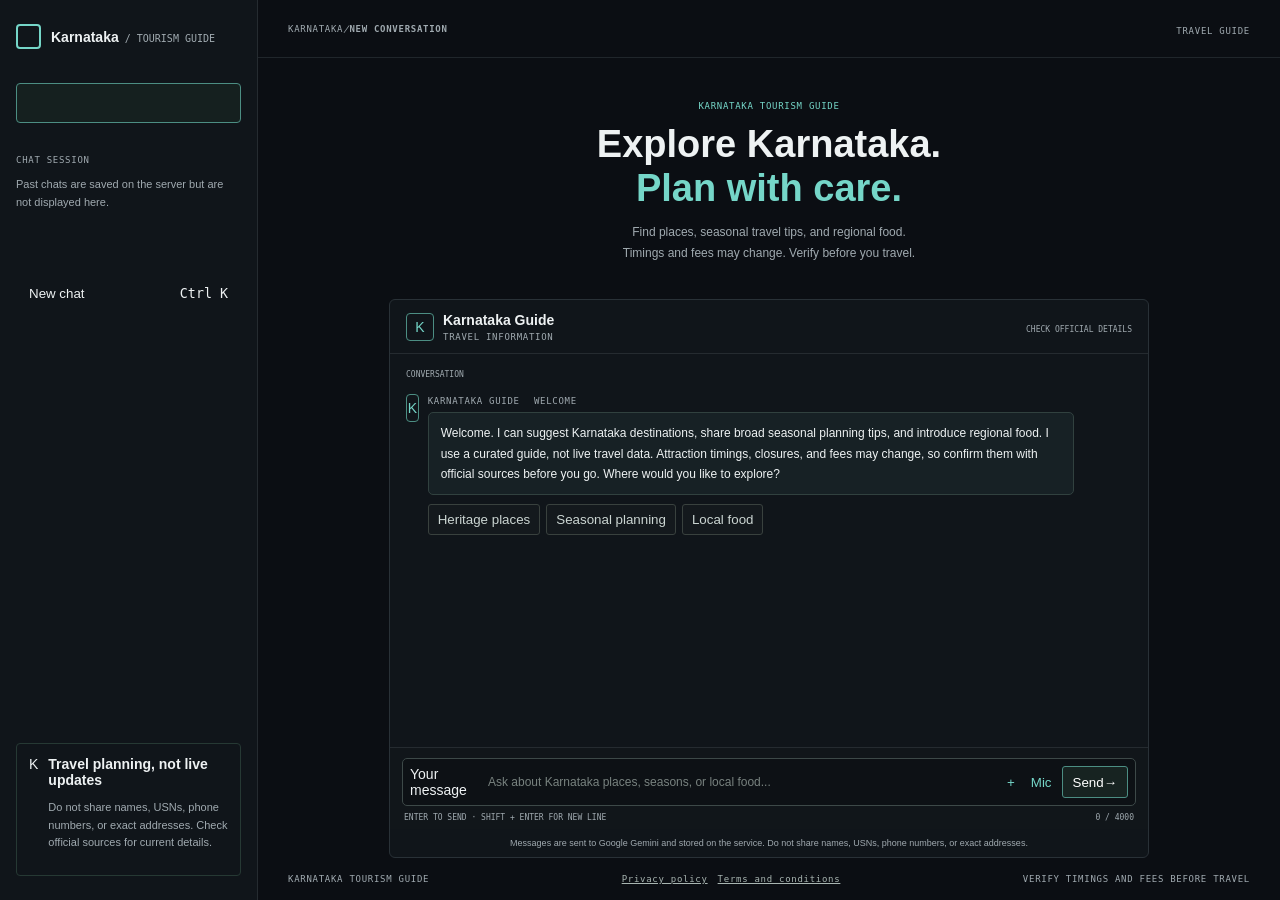
<file: static/index.html>
<!doctype html>
<html lang="en">
<head>
  <meta charset="utf-8">
  <meta name="viewport" content="width=device-width,initial-scale=1">
  <meta name="theme-color" content="#0b0e13">
  <meta name="description" content="Explore Karnataka places, seasonal travel tips, and regional food with the Karnataka Tourism Guide.">
  <title>Karnataka Tourism Guide</title>
  <link rel="icon" href="favicon.svg" type="image/svg+xml">
  <link rel="stylesheet" href="styles.css">
</head>
<body>
  <div class="app-shell"><aside class="sidebar" id="sidebar" aria-label="Chat navigation"><div class="sidebar-top"><a class="brand" href="/" aria-label="Karnataka Tourism Guide home"><span class="brand-mark"><span></span><span></span><span></span><span></span></span><span class="brand-name">Karnataka<span> / TOURISM GUIDE</span></span></a><button class="icon-button close-drawer" id="close-drawer" type="button" aria-label="Close navigation"><svg viewBox="0 0 24 24"><path d="m18 6-12 12M6 6l12 12"/></svg></button><button class="new-chat" id="new-chat" type="button"><svg viewBox="0 0 24 24"><path d="M12 5v14M5 12h14"/></svg><span>New chat</span><kbd>Ctrl K</kbd></button></div><div class="history-block"><div class="section-label">CHAT SESSION</div><div class="history-list" id="history-list"><p class="history-empty">Past chats are saved on the server but are not displayed here.</p></div></div><div class="sidebar-bottom"><div class="scope-card"><div class="scope-icon">K</div><div><b>Travel planning, not live updates</b><p>Do not share names, USNs, phone numbers, or exact addresses. Check official sources for current details.</p></div></div></div></aside>
  <main class="main-view"><header class="topbar"><button class="icon-button menu-button" id="open-drawer" type="button" aria-label="Open navigation">☰</button><div class="breadcrumb"><span>KARNATAKA</span><i>/</i><b>NEW CONVERSATION</b></div><div class="topbar-right"><span class="connection">TRAVEL GUIDE</span></div></header><section class="chat-stage" aria-label="Karnataka Tourism Guide chat"><div class="welcome-header"><div class="eyebrow">KARNATAKA TOURISM GUIDE</div><h1>Explore Karnataka.<br><span>Plan with care.</span></h1><p>Find places, seasonal travel tips, and regional food.<br><span>Timings and fees may change. Verify before you travel.</span></p></div><div class="chat-column"><div class="chat-topline"><div class="assistant-identity"><div class="assistant-avatar">K</div><div><strong>Karnataka Guide</strong><small>TRAVEL INFORMATION</small></div></div><div class="chat-top-meta"><span class="secure-label">CHECK OFFICIAL DETAILS</span></div></div><div id="messages" class="messages" aria-live="polite"><div class="day-divider"><span>CONVERSATION</span><i></i></div><article class="message assistant"><div class="message-avatar">K</div><div class="message-content"><div class="message-name">KARNATAKA GUIDE <time>WELCOME</time></div><div class="bubble">Welcome. I can suggest Karnataka destinations, share broad seasonal planning tips, and introduce regional food. I use a curated guide, not live travel data. Attraction timings, closures, and fees may change, so confirm them with official sources before you go. Where would you like to explore?</div><div class="starter-prompts"><button type="button" data-prompt="What can I see in Hampi?">Heritage places</button><button type="button" data-prompt="What broad seasonal factors should I consider for a Karnataka trip?">Seasonal planning</button><button type="button" data-prompt="What regional Karnataka foods should I try?">Local food</button></div></div></article></div><div class="composer-wrap"><form id="chat-form" class="composer"><label class="sr-only" for="message-input">Your message</label><textarea id="message-input" rows="1" maxlength="4000" placeholder="Ask about Karnataka places, seasons, or local food..." required></textarea><div class="composer-tools"><input id="attachment-input" type="file" hidden><button class="tool-button" id="attach-button" type="button" aria-label="Attach a file">+</button><button class="tool-button mic-button" id="mic-button" type="button" aria-label="Use voice input">Mic</button><button id="send-button" type="submit" aria-label="Send message"><span class="send-label">Send</span><span class="send-arrow">→</span></button></div></form><div class="composer-hint"><span>ENTER TO SEND · SHIFT + ENTER FOR NEW LINE</span><span class="char-count" id="char-count">0 / 4000</span></div></div><div class="privacy-note">Messages are sent to Google Gemini and stored on the service. Do not share names, USNs, phone numbers, or exact addresses.</div></div></section><footer class="footer"><span>KARNATAKA TOURISM GUIDE</span><nav aria-label="Legal"><a href="privacy.html">Privacy policy</a><a href="terms.html">Terms and conditions</a></nav><span>VERIFY TIMINGS AND FEES BEFORE TRAVEL</span></footer></main></div><div class="drawer-backdrop" id="drawer-backdrop"></div><script src="app.js" defer></script></body></html>
</file>
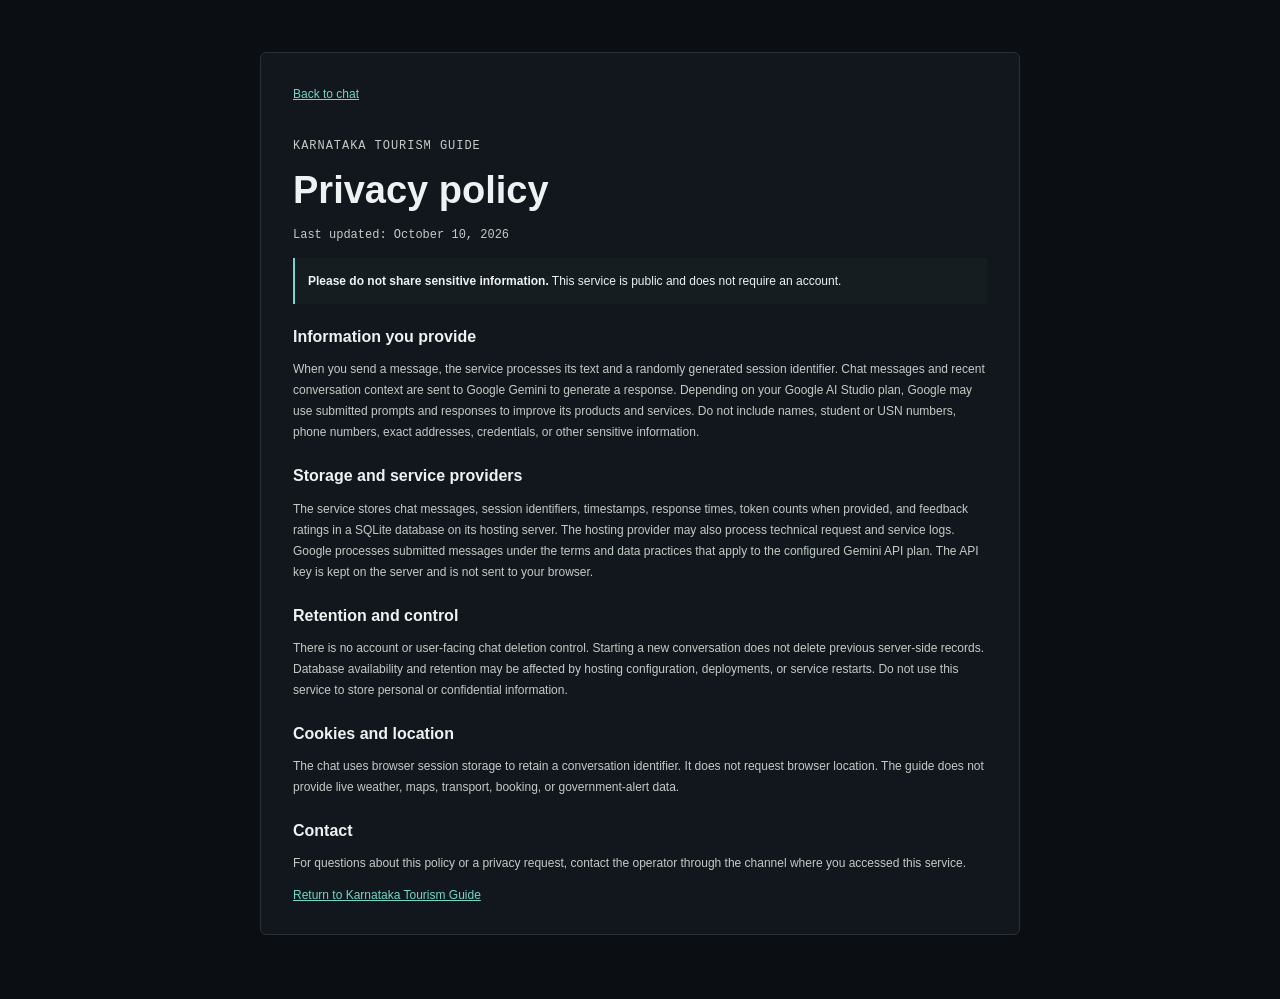
<file: static/privacy.html>
<!doctype html>
<html lang="en">
<head>
  <meta charset="utf-8">
  <meta name="viewport" content="width=device-width,initial-scale=1">
  <meta name="theme-color" content="#0b0e13">
  <title>Privacy policy | Karnataka Tourism Guide</title>
  <link rel="icon" href="favicon.svg" type="image/svg+xml">
  <link rel="stylesheet" href="legal.css">
</head>
<body>
  <main class="legal-shell">
    <a class="legal-back" href="index.html">Back to chat</a>
    <p class="eyebrow">KARNATAKA TOURISM GUIDE</p>
    <h1>Privacy policy</h1>
    <p class="legal-updated">Last updated: October 10, 2026</p>
    <div class="legal-notice"><strong>Please do not share sensitive information.</strong> This service is public and does not require an account.</div>
    <h2>Information you provide</h2>
    <p>When you send a message, the service processes its text and a randomly generated session identifier. Chat messages and recent conversation context are sent to Google Gemini to generate a response. Depending on your Google AI Studio plan, Google may use submitted prompts and responses to improve its products and services. Do not include names, student or USN numbers, phone numbers, exact addresses, credentials, or other sensitive information.</p>
    <h2>Storage and service providers</h2>
    <p>The service stores chat messages, session identifiers, timestamps, response times, token counts when provided, and feedback ratings in a SQLite database on its hosting server. The hosting provider may also process technical request and service logs. Google processes submitted messages under the terms and data practices that apply to the configured Gemini API plan. The API key is kept on the server and is not sent to your browser.</p>
    <h2>Retention and control</h2>
    <p>There is no account or user-facing chat deletion control. Starting a new conversation does not delete previous server-side records. Database availability and retention may be affected by hosting configuration, deployments, or service restarts. Do not use this service to store personal or confidential information.</p>
    <h2>Cookies and location</h2>
    <p>The chat uses browser session storage to retain a conversation identifier. It does not request browser location. The guide does not provide live weather, maps, transport, booking, or government-alert data.</p>
    <h2>Contact</h2>
    <p>For questions about this policy or a privacy request, contact the operator through the channel where you accessed this service.</p>
    <a class="legal-back bottom-back" href="index.html">Return to Karnataka Tourism Guide</a>
  </main>
</body>
</html>
</file>
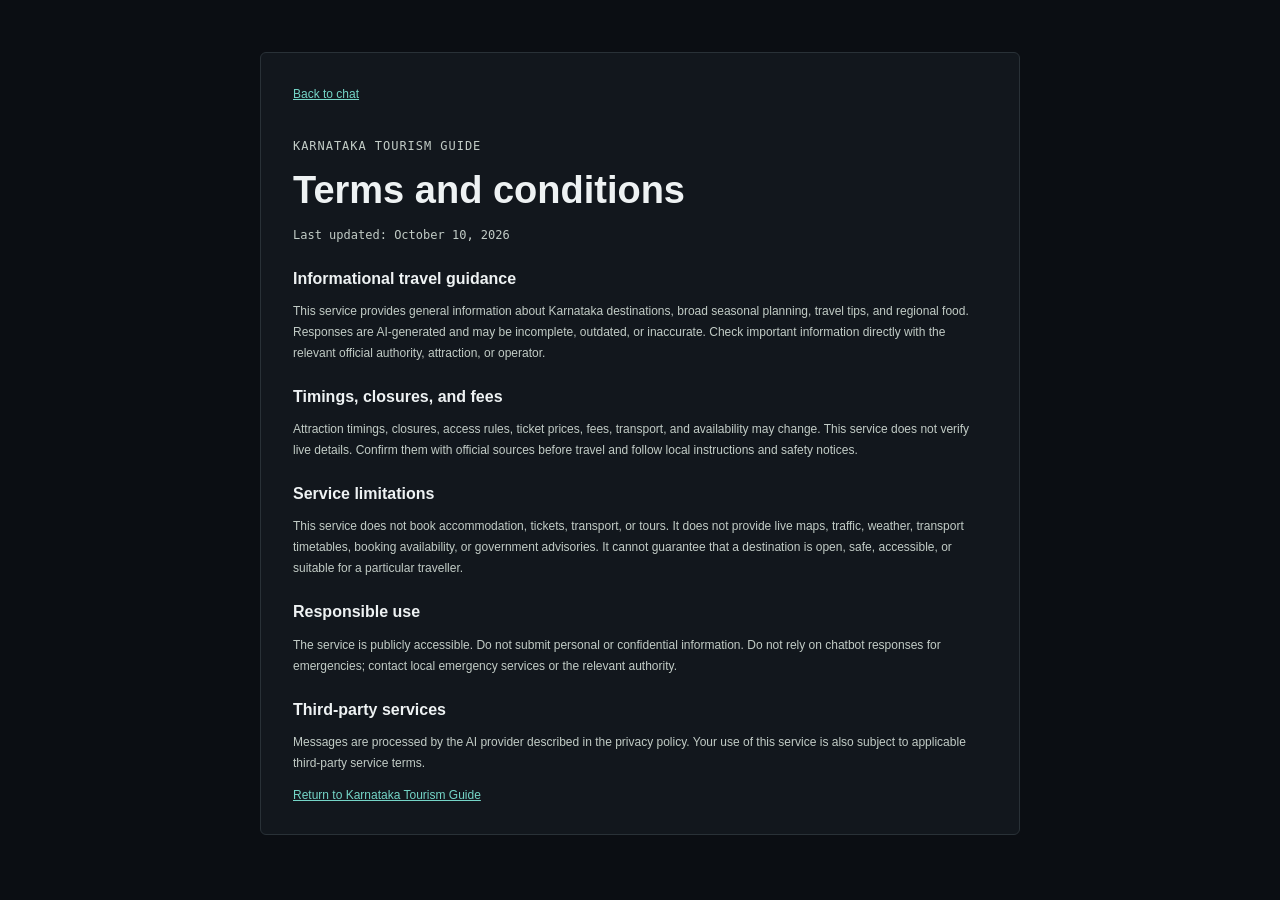
<file: static/terms.html>
<!doctype html>
<html lang="en">
<head>
  <meta charset="utf-8">
  <meta name="viewport" content="width=device-width,initial-scale=1">
  <meta name="theme-color" content="#0b0e13">
  <title>Terms and conditions | Karnataka Tourism Guide</title>
  <link rel="icon" href="favicon.svg" type="image/svg+xml">
  <link rel="stylesheet" href="legal.css">
</head>
<body>
  <main class="legal-shell">
    <a class="legal-back" href="index.html">Back to chat</a>
    <p class="eyebrow">KARNATAKA TOURISM GUIDE</p>
    <h1>Terms and conditions</h1>
    <p class="legal-updated">Last updated: October 10, 2026</p>
    <h2>Informational travel guidance</h2>
    <p>This service provides general information about Karnataka destinations, broad seasonal planning, travel tips, and regional food. Responses are AI-generated and may be incomplete, outdated, or inaccurate. Check important information directly with the relevant official authority, attraction, or operator.</p>
    <h2>Timings, closures, and fees</h2>
    <p>Attraction timings, closures, access rules, ticket prices, fees, transport, and availability may change. This service does not verify live details. Confirm them with official sources before travel and follow local instructions and safety notices.</p>
    <h2>Service limitations</h2>
    <p>This service does not book accommodation, tickets, transport, or tours. It does not provide live maps, traffic, weather, transport timetables, booking availability, or government advisories. It cannot guarantee that a destination is open, safe, accessible, or suitable for a particular traveller.</p>
    <h2>Responsible use</h2>
    <p>The service is publicly accessible. Do not submit personal or confidential information. Do not rely on chatbot responses for emergencies; contact local emergency services or the relevant authority.</p>
    <h2>Third-party services</h2>
    <p>Messages are processed by the AI provider described in the privacy policy. Your use of this service is also subject to applicable third-party service terms.</p>
    <a class="legal-back bottom-back" href="index.html">Return to Karnataka Tourism Guide</a>
  </main>
</body>
</html>
</file>
<file: static/styles.css>
:root{color-scheme:dark;--bg:#0b0e13;--panel:#12171d;--ink:#eef2f3;--muted:#a0aab0;--cyan:#75d6c8;--sans:"Segoe UI",Arial,sans-serif;--mono:Consolas,monospace}*{box-sizing:border-box}body{margin:0;background:var(--bg);color:var(--ink);font:14px var(--sans)}.app-shell{min-height:100vh;display:grid;grid-template-columns:258px 1fr}.sidebar{position:relative;display:flex;flex-direction:column;padding:24px 16px;border-right:1px solid #252b30;background:#10151a}.sidebar-top{display:grid;gap:34px}.brand{display:flex;gap:10px;align-items:center;color:var(--ink);text-decoration:none;font-weight:700}.brand-name span{font:10px var(--mono);color:var(--muted)}.brand-mark{width:25px;height:25px;border:2px solid var(--cyan);border-radius:4px}.new-chat{height:40px;border:1px solid #4c8e83;border-radius:4px;background:#15201f;color:var(--ink);text-align:left;padding:0 12px;cursor:pointer}.new-chat kbd{float:right}.history-block{margin-top:32px}.section-label,.breadcrumb,.eyebrow,.connection,.assistant-identity small,.message-name,.footer{font:9px var(--mono);letter-spacing:.08em;color:var(--muted)}.history-empty,.scope-card p{font-size:11px;color:var(--muted);line-height:1.6}.sidebar-bottom{margin-top:auto}.scope-card{display:flex;gap:10px;padding:12px;border:1px solid #263934;border-radius:4px}.main-view{min-width:0;min-height:100vh;display:flex;flex-direction:column}.topbar{height:58px;display:flex;align-items:center;justify-content:space-between;padding:0 30px;border-bottom:1px solid #20262b}.chat-stage{flex:1;display:flex;flex-direction:column;align-items:center;padding:25px 18px 0}.welcome-header{text-align:center;margin:18px auto 24px}.eyebrow{color:var(--cyan)}h1{font-size:38px;line-height:1.15;margin:12px 0}h1 span{color:var(--cyan)}.welcome-header p{color:var(--muted);font-size:12px;line-height:1.7}.chat-column{width:min(760px,100%);min-height:350px;max-height:calc(100vh - 340px);flex:1;display:flex;flex-direction:column;overflow:hidden;border:1px solid #293137;border-radius:6px;background:#10151a}.chat-topline{height:54px;flex:none;display:flex;align-items:center;justify-content:space-between;padding:0 16px;border-bottom:1px solid #252b30}.assistant-identity{display:flex;gap:9px;align-items:center}.assistant-avatar,.message-avatar{width:28px;height:28px;display:grid;place-items:center;border:1px solid #4c8e83;border-radius:4px;color:var(--cyan)}.assistant-identity small{display:block;margin-top:4px}.secure-label{font:8px var(--mono);color:var(--muted)}.messages{flex:1;overflow:auto;padding:16px;display:flex;flex-direction:column;gap:15px}.day-divider{font:8px var(--mono);color:var(--muted)}.message{display:flex;gap:9px;max-width:92%}.message.user{align-self:flex-end;flex-direction:row-reverse}.message-content{min-width:0}.message-name{margin:2px 0 6px}.message.user .message-name{text-align:right}.message-name time{margin-left:8px}.bubble{width:fit-content;max-width:100%;padding:10px 12px;border:1px solid #31413f;border-radius:5px;background:#172125;font-size:12px;line-height:1.7;white-space:pre-wrap;overflow-wrap:anywhere}.message.user .bubble{margin-left:auto;background:#1b2929;border-color:#42665e}.starter-prompts{display:flex;flex-wrap:wrap;gap:6px;margin-top:9px}.starter-prompts button,.feedback{padding:7px 9px;border:1px solid #39413e;border-radius:3px;background:#14191d;color:#cbd5d2;cursor:pointer}.composer-wrap{padding:10px 12px 0;border-top:1px solid #252b30;background:#11161a}.composer{display:flex;align-items:flex-end;gap:8px;padding:7px;border:1px solid #3d4948;border-radius:5px;background:#0d1115}textarea{width:100%;max-height:95px;resize:none;padding:7px;border:0;outline:0;background:transparent;color:var(--ink);font:12px/1.5 var(--sans)}textarea::placeholder{color:#78827f}.composer-tools{display:flex;align-items:center;gap:4px;flex:none}.tool-button{padding:6px;border:0;background:transparent;color:var(--cyan);cursor:pointer}#send-button{height:32px;padding:0 10px;border:1px solid #4c8e83;border-radius:3px;background:#172321;color:white;cursor:pointer}#send-button.has-text .send-label{display:none}.composer-hint{display:flex;justify-content:space-between;padding:7px 2px;color:var(--muted);font:8px var(--mono)}.privacy-note{text-align:center;padding:9px;color:var(--muted);font-size:9px}.footer{min-height:42px;display:flex;align-items:center;justify-content:space-between;padding:0 30px}.footer a{color:#a8b5b1;margin-left:10px}.toast-notice{position:fixed;right:20px;bottom:20px;padding:12px;background:#172125;border:1px solid var(--cyan);border-radius:4px}.typing .bubble{min-width:70px;color:var(--cyan)}.thinking-dots span{display:inline-block;width:5px;height:5px;margin-left:4px;border-radius:50%;background:var(--cyan);animation:blink 1s infinite alternate}.thinking-dots span:nth-child(2){animation-delay:.2s}.thinking-dots span:nth-child(3){animation-delay:.4s}@keyframes blink{to{opacity:.3;transform:translateY(-3px)}}.drawer-backdrop{display:none}.icon-button{display:none}@media(max-width:720px){.app-shell{display:block}.sidebar{position:fixed;z-index:5;inset:0 auto 0 0;width:min(290px,84vw);transform:translateX(-102%);transition:transform .25s}.drawer-open .sidebar{transform:translateX(0)}.drawer-backdrop{position:fixed;inset:0;z-index:4;background:#0009}.drawer-open .drawer-backdrop{display:block}.icon-button{display:block}.chat-stage{padding:14px 10px}.chat-column{max-height:calc(100vh - 280px)}.footer{padding:0 10px;font-size:7px}.footer>span:last-child{display:none}}
</file>
<file: static/legal.css>
@import url('styles.css');
.legal-shell{width:min(760px,calc(100% - 40px));margin:52px auto 64px;padding:32px;background:var(--panel);border:1px solid #293137;border-radius:6px}.legal-back{color:var(--cyan);font-size:12px}.eyebrow{margin-top:35px}.legal-shell h1{font-size:38px}.legal-shell h2{font-size:16px;margin-top:24px}.legal-shell p{font-size:12px;line-height:1.75;color:#c2ccc6}.legal-notice{padding:13px;border-left:2px solid var(--cyan);background:#151d20;font-size:12px;line-height:1.7}.legal-updated{font:10px var(--mono);color:var(--muted)}@media(max-width:600px){.legal-shell{margin:20px auto;padding:20px}}
</file>
